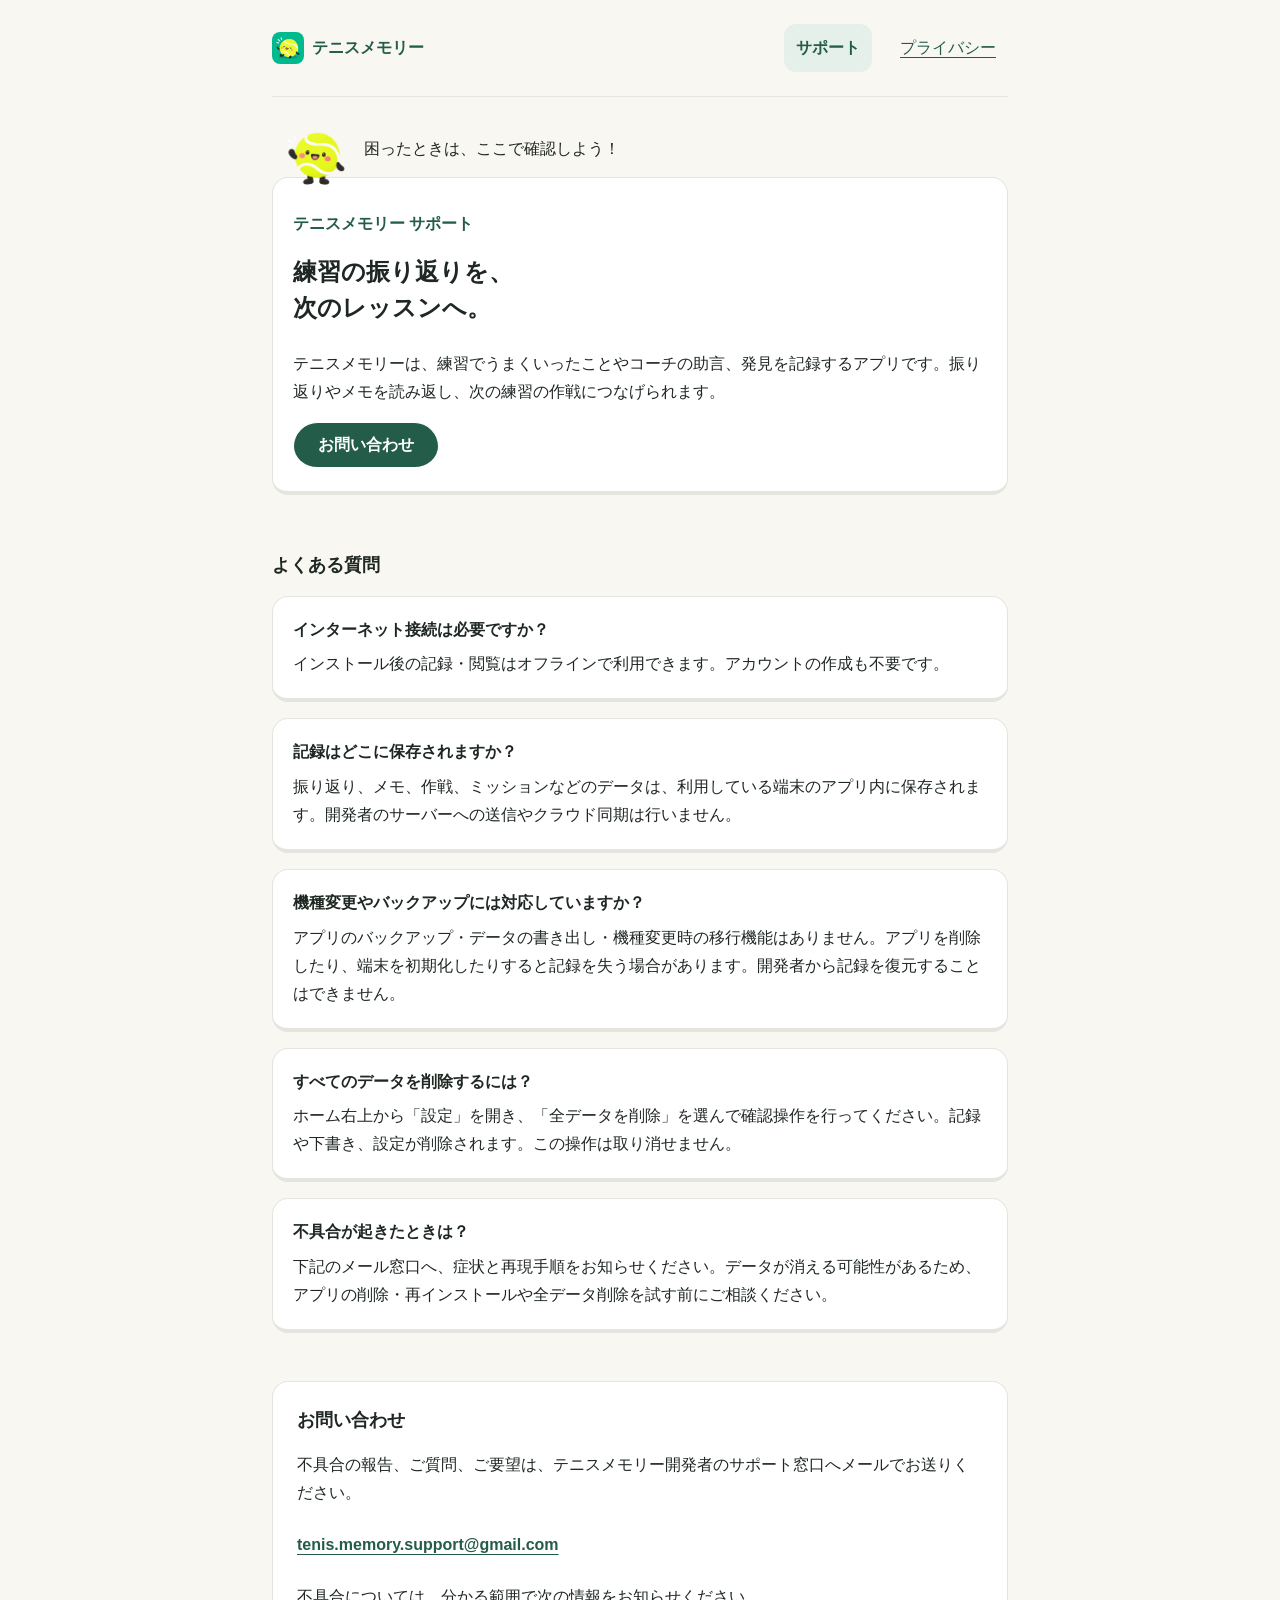
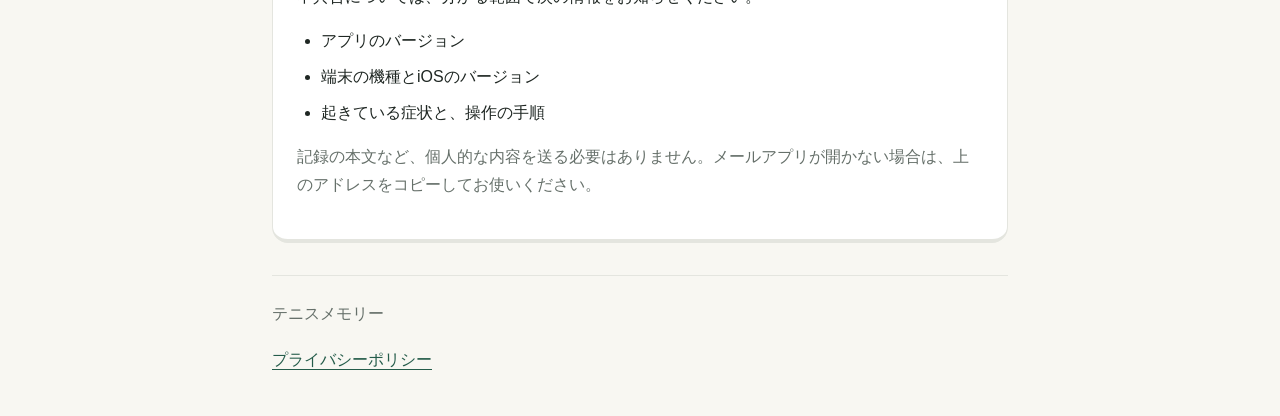
<file: site/index.html>
<!doctype html>
<html lang="ja">
  <head>
    <meta charset="utf-8" />
    <meta name="viewport" content="width=device-width, initial-scale=1" />
    <meta name="color-scheme" content="light" />
    <meta name="description" content="テニスメモリーのサポート。使い方、データの保存と削除、問い合わせ先をご案内します。" />
    <title>サポート | テニスメモリー</title>
    <link rel="stylesheet" href="./styles.css" />
  </head>
  <body>
    <a class="skip-link" href="#main">本文へ移動</a>
    <header class="site-header">
      <a class="brand" href="./"><img src="./assets/app-icon.png" width="32" height="32" alt="" />テニスメモリー</a>
      <nav aria-label="サイト内">
        <a href="./" aria-current="page">サポート</a>
        <a href="./privacy.html">プライバシー</a>
      </nav>
    </header>
    <main id="main" tabindex="-1">
      <div class="companion">
        <img src="./assets/companion-wave.png" width="72" height="72" alt="" />
        <p>困ったときは、ここで確認しよう！</p>
      </div>
      <div class="intro welcome-card">
        <p class="eyebrow">テニスメモリー サポート</p>
        <h1>練習の振り返りを、<br />次のレッスンへ。</h1>
        <p>テニスメモリーは、練習でうまくいったことやコーチの助言、発見を記録するアプリです。振り返りやメモを読み返し、次の練習の作戦につなげられます。</p>
        <a class="contact-link" href="#contact">お問い合わせ</a>
      </div>
      <section aria-labelledby="faq-title">
        <h2 id="faq-title">よくある質問</h2>
        <article>
          <h3>インターネット接続は必要ですか？</h3>
          <p>インストール後の記録・閲覧はオフラインで利用できます。アカウントの作成も不要です。</p>
        </article>
        <article>
          <h3>記録はどこに保存されますか？</h3>
          <p>振り返り、メモ、作戦、ミッションなどのデータは、利用している端末のアプリ内に保存されます。開発者のサーバーへの送信やクラウド同期は行いません。</p>
        </article>
        <article>
          <h3>機種変更やバックアップには対応していますか？</h3>
          <p>アプリのバックアップ・データの書き出し・機種変更時の移行機能はありません。アプリを削除したり、端末を初期化したりすると記録を失う場合があります。開発者から記録を復元することはできません。</p>
        </article>
        <article>
          <h3>すべてのデータを削除するには？</h3>
          <p>ホーム右上から「設定」を開き、「全データを削除」を選んで確認操作を行ってください。記録や下書き、設定が削除されます。この操作は取り消せません。</p>
        </article>
        <article>
          <h3>不具合が起きたときは？</h3>
          <p>下記のメール窓口へ、症状と再現手順をお知らせください。データが消える可能性があるため、アプリの削除・再インストールや全データ削除を試す前にご相談ください。</p>
        </article>
      </section>
      <section id="contact" class="contact" aria-labelledby="contact-title">
        <h2 id="contact-title">お問い合わせ</h2>
        <p>不具合の報告、ご質問、ご要望は、テニスメモリー開発者のサポート窓口へメールでお送りください。</p>
        <p><a class="email" href="mailto:tenis.memory.support@gmail.com">tenis.memory.support@gmail.com</a></p>
        <p>不具合については、分かる範囲で次の情報をお知らせください。</p>
        <ul>
          <li>アプリのバージョン</li>
          <li>端末の機種とiOSのバージョン</li>
          <li>起きている症状と、操作の手順</li>
        </ul>
        <p class="secondary">記録の本文など、個人的な内容を送る必要はありません。メールアプリが開かない場合は、上のアドレスをコピーしてお使いください。</p>
      </section>
    </main>
    <footer>
      <p>テニスメモリー</p>
      <a href="./privacy.html">プライバシーポリシー</a>
    </footer>
  </body>
</html>
</file>
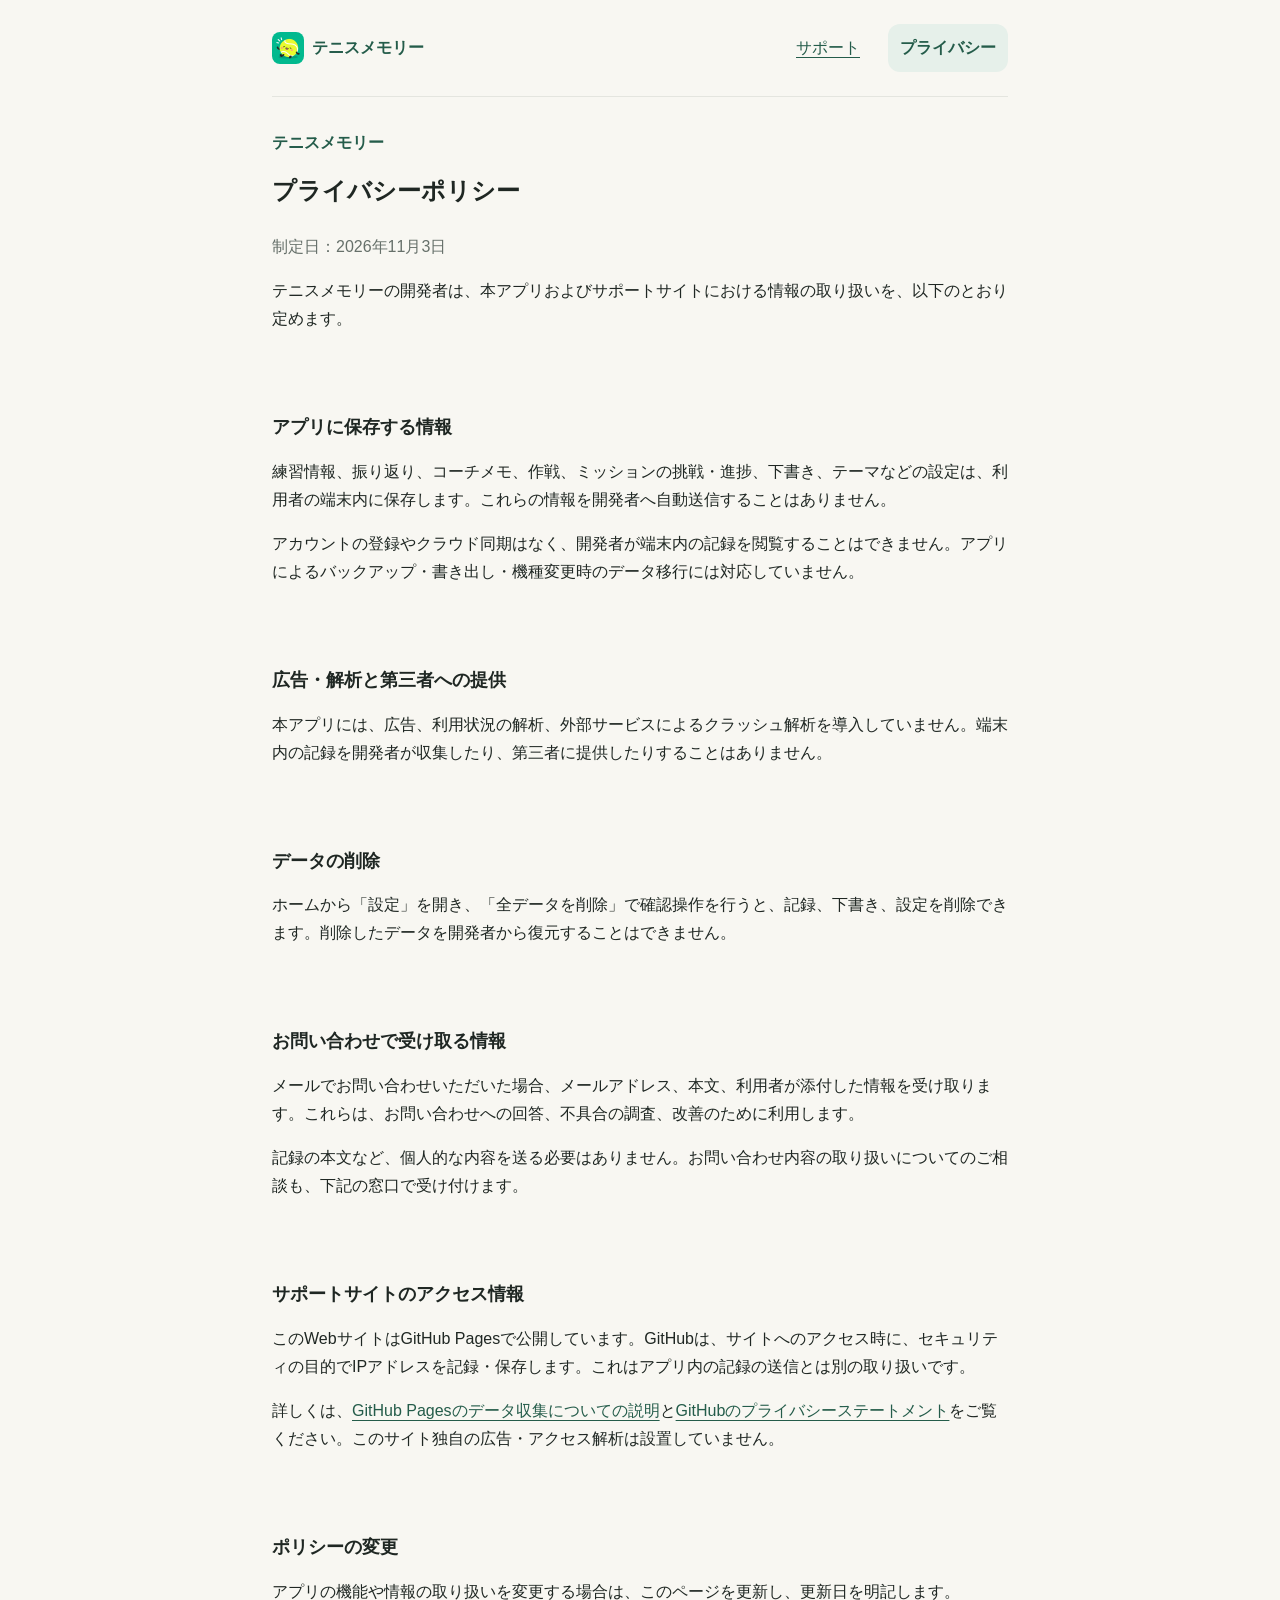
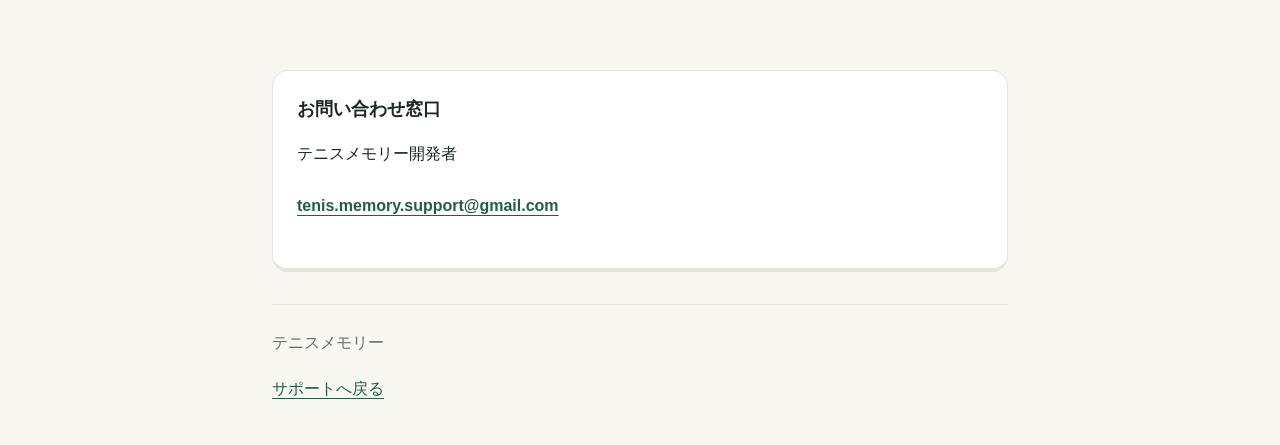
<file: site/privacy.html>
<!doctype html>
<html lang="ja">
  <head>
    <meta charset="utf-8" />
    <meta name="viewport" content="width=device-width, initial-scale=1" />
    <meta name="color-scheme" content="light" />
    <meta name="description" content="テニスメモリーのプライバシーポリシー。端末内データ、削除方法、お問い合わせとWebサイトの情報の取り扱いをご案内します。" />
    <title>プライバシーポリシー | テニスメモリー</title>
    <link rel="stylesheet" href="./styles.css" />
  </head>
  <body>
    <a class="skip-link" href="#main">本文へ移動</a>
    <header class="site-header">
      <a class="brand" href="./"><img src="./assets/app-icon.png" width="32" height="32" alt="" />テニスメモリー</a>
      <nav aria-label="サイト内">
        <a href="./">サポート</a>
        <a href="./privacy.html" aria-current="page">プライバシー</a>
      </nav>
    </header>
    <main id="main" tabindex="-1">
      <div class="intro">
        <p class="eyebrow">テニスメモリー</p>
        <h1>プライバシーポリシー</h1>
        <p class="secondary">制定日：2026年11月3日</p>
        <p>テニスメモリーの開発者は、本アプリおよびサポートサイトにおける情報の取り扱いを、以下のとおり定めます。</p>
      </div>
      <section aria-labelledby="storage-title">
        <h2 id="storage-title">アプリに保存する情報</h2>
        <p>練習情報、振り返り、コーチメモ、作戦、ミッションの挑戦・進捗、下書き、テーマなどの設定は、利用者の端末内に保存します。これらの情報を開発者へ自動送信することはありません。</p>
        <p>アカウントの登録やクラウド同期はなく、開発者が端末内の記録を閲覧することはできません。アプリによるバックアップ・書き出し・機種変更時のデータ移行には対応していません。</p>
      </section>
      <section aria-labelledby="analytics-title">
        <h2 id="analytics-title">広告・解析と第三者への提供</h2>
        <p>本アプリには、広告、利用状況の解析、外部サービスによるクラッシュ解析を導入していません。端末内の記録を開発者が収集したり、第三者に提供したりすることはありません。</p>
      </section>
      <section aria-labelledby="deletion-title">
        <h2 id="deletion-title">データの削除</h2>
        <p>ホームから「設定」を開き、「全データを削除」で確認操作を行うと、記録、下書き、設定を削除できます。削除したデータを開発者から復元することはできません。</p>
      </section>
      <section aria-labelledby="email-title">
        <h2 id="email-title">お問い合わせで受け取る情報</h2>
        <p>メールでお問い合わせいただいた場合、メールアドレス、本文、利用者が添付した情報を受け取ります。これらは、お問い合わせへの回答、不具合の調査、改善のために利用します。</p>
        <p>記録の本文など、個人的な内容を送る必要はありません。お問い合わせ内容の取り扱いについてのご相談も、下記の窓口で受け付けます。</p>
      </section>
      <section aria-labelledby="website-title">
        <h2 id="website-title">サポートサイトのアクセス情報</h2>
        <p>このWebサイトはGitHub Pagesで公開しています。GitHubは、サイトへのアクセス時に、セキュリティの目的でIPアドレスを記録・保存します。これはアプリ内の記録の送信とは別の取り扱いです。</p>
        <p>詳しくは、<a href="https://docs.github.com/en/pages/getting-started-with-github-pages/what-is-github-pages#data-collection">GitHub Pagesのデータ収集についての説明</a>と<a href="https://docs.github.com/en/site-policy/privacy-policies/github-general-privacy-statement">GitHubのプライバシーステートメント</a>をご覧ください。このサイト独自の広告・アクセス解析は設置していません。</p>
      </section>
      <section aria-labelledby="changes-title">
        <h2 id="changes-title">ポリシーの変更</h2>
        <p>アプリの機能や情報の取り扱いを変更する場合は、このページを更新し、更新日を明記します。</p>
      </section>
      <section class="contact" aria-labelledby="contact-title">
        <h2 id="contact-title">お問い合わせ窓口</h2>
        <p>テニスメモリー開発者</p>
        <p><a class="email" href="mailto:tenis.memory.support@gmail.com">tenis.memory.support@gmail.com</a></p>
      </section>
    </main>
    <footer>
      <p>テニスメモリー</p>
      <a href="./">サポートへ戻る</a>
    </footer>
  </body>
</html>
</file>
<file: site/styles.css>
/* Static website equivalents of src/theme/{colors,spacing,typography}.ts.
   Keep these roles aligned when the app's design tokens change. */
:root {
  color-scheme: light;
  --background: #f8f7f2;
  --surface: #ffffff;
  --primary: #245c4a;
  --on-primary: #ffffff;
  --primary-soft: #e6f0ea;
  --text: #1f2723;
  --secondary: #66706a;
  --border: #e4e5df;
  font-family:
    -apple-system, BlinkMacSystemFont, "Hiragino Sans", "Yu Gothic", sans-serif;
  color: var(--text);
  background: var(--background);
  line-height: 1.75;
  overflow-wrap: anywhere;
}

* {
  box-sizing: border-box;
}

body {
  margin: 0;
  font-size: 1rem;
}

.site-header,
main,
footer {
  width: min(100% - 2.5rem, 46rem);
  margin-inline: auto;
}

.site-header {
  display: flex;
  flex-wrap: wrap;
  align-items: center;
  justify-content: space-between;
  gap: 0.5rem 1.5rem;
  padding-block: 1.5rem;
  border-bottom: 1px solid var(--border);
}

nav {
  display: flex;
  flex-wrap: wrap;
  gap: 0.5rem 1rem;
}

a {
  color: var(--primary);
  text-underline-offset: 0.25em;
}

a:hover {
  text-decoration-thickness: 2px;
}

a:focus-visible {
  outline: 3px solid var(--primary);
  outline-offset: 4px;
  border-radius: 4px;
}

.brand {
  gap: 0.5rem;
  font-weight: 600;
  text-decoration: none;
}

.brand img {
  border-radius: 8px;
}

nav a,
footer a,
.brand {
  display: inline-flex;
  align-items: center;
  min-height: 3rem;
}

[aria-current="page"] {
  background: var(--primary-soft);
  font-weight: 600;
  text-decoration: none;
}

nav a {
  padding-inline: 0.75rem;
  border-radius: 12px;
}

.intro {
  padding-block: 2rem;
}

.companion {
  display: flex;
  align-items: center;
  gap: 0.75rem;
  padding-top: 1.5rem;
  margin: 0 0 -1rem 0.5rem;
  position: relative;
}

.companion img {
  object-fit: contain;
  flex-shrink: 0;
}

.welcome-card {
  background: var(--surface);
  border: 1px solid var(--border);
  border-bottom-width: 4px;
  border-radius: 16px;
  padding: 2rem 1.25rem 1.25rem;
  margin-bottom: 1.5rem;
}

.eyebrow {
  color: var(--primary);
  font-weight: 600;
}

h1 {
  font-size: 1.5rem;
  line-height: 1.5;
  margin-block: 0.75rem 1.5rem;
}

h2,
h3 {
  line-height: 1.6;
  font-weight: 600;
}

h2 {
  font-size: 1.125rem;
  margin-block: 0 1rem;
}

h3 {
  font-size: 1rem;
  margin-block: 0 0.5rem;
}

p {
  margin-block: 0 1rem;
}

section {
  padding-block: 2rem;
  scroll-margin-top: 1.5rem;
}

article {
  background: var(--surface);
  padding: 1.25rem;
  border: 1px solid var(--border);
  border-bottom-width: 4px;
  border-radius: 16px;
}

article p:last-child {
  margin-bottom: 0;
}

article + article {
  margin-top: 1rem;
}

.contact-link {
  display: inline-flex;
  align-items: center;
  min-height: 3rem;
  padding: 0.5rem 1.5rem;
  background: var(--primary);
  color: var(--on-primary);
  border-radius: 32px;
  border: 1px solid var(--on-primary);
  border-bottom-width: 4px;
  font-weight: 600;
  text-decoration: none;
}

.contact {
  background: var(--surface);
  padding: 1.5rem;
  border: 1px solid var(--border);
  border-bottom-width: 4px;
  border-radius: 16px;
  margin-block: 1rem 2rem;
}

.email {
  display: inline-block;
  padding-block: 0.5rem;
  font-weight: 600;
}

ul {
  padding-left: 1.5rem;
  margin-block: 0 1rem;
}

li + li {
  margin-top: 0.5rem;
}

.secondary,
footer {
  color: var(--secondary);
}

footer {
  padding-block: 1.5rem 2rem;
  border-top: 1px solid var(--border);
}

footer p {
  margin-bottom: 0.5rem;
}

.companion p {
  margin: 0 0 1rem;
}

.skip-link {
  position: absolute;
  top: 0.5rem;
  left: 1rem;
  padding: 0.75rem 1rem;
  background: var(--surface);
  transform: translateY(-200%);
}

.skip-link:focus {
  transform: translateY(0);
}
</file>
